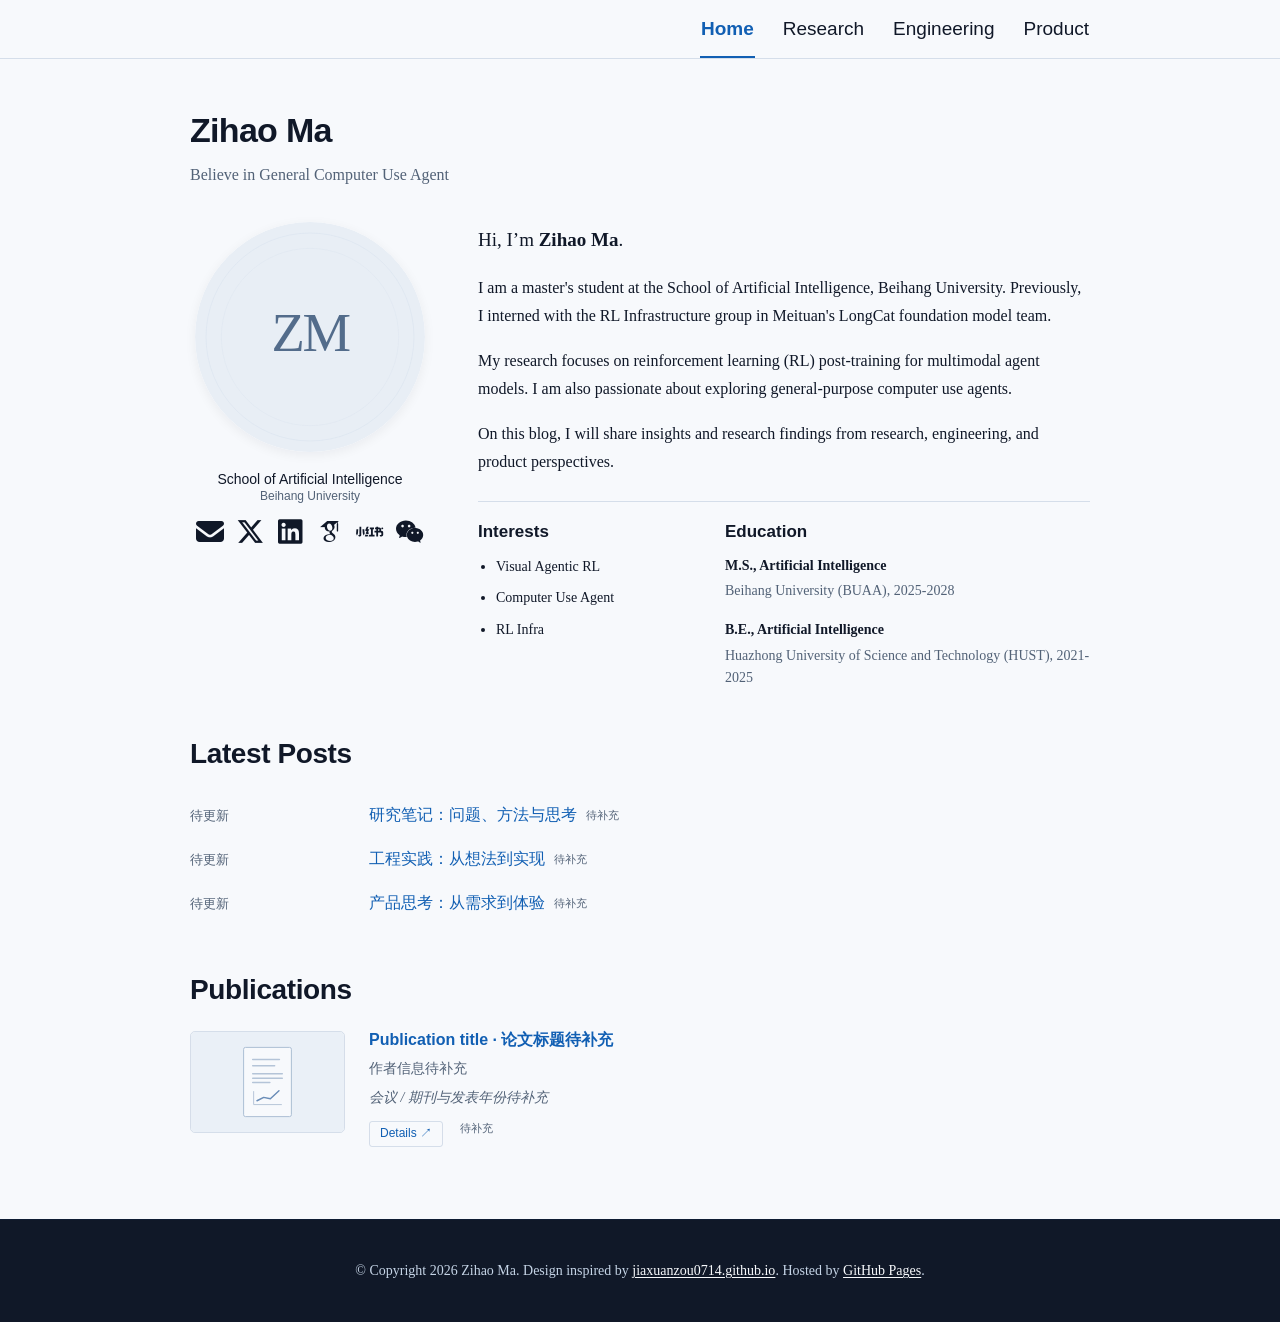
<file: index.html>
<!doctype html>
<html lang="zh-CN">
<head>
  <meta charset="utf-8">
  <meta name="viewport" content="width=device-width, initial-scale=1">
  <meta name="theme-color" content="#f7f9fc">
  <meta name="description" content="Zihao Ma 的个人主页：研究、工程、产品，以及最新文章与论文。">
  <meta name="author" content="Zihao Ma">
  <meta property="og:type" content="website">
  <meta property="og:title" content="Zihao Ma">
  <meta property="og:description" content="Zihao Ma 的个人主页：研究、工程、产品，以及最新文章与论文。">
  <title>Zihao Ma</title>
  <link rel="icon" href="assets/images/favicon.svg" type="image/svg+xml">
  <link rel="stylesheet" href="assets/css/main.css">
</head>
<body>
  <a class="skip-link" href="#main">跳转到正文</a>
  <header class="site-header">
    <nav class="container navigation" aria-label="Main navigation" lang="en">
      <ul><li><a href="index.html" aria-current="page">Home</a></li>
<li><a href="research/index.html">Research</a></li>
<li><a href="engineering/index.html">Engineering</a></li>
<li><a href="product/index.html">Product</a></li></ul>
    </nav>
  </header>
  <main id="main" class="container page" tabindex="-1">

    <header class="page-heading">
      <h1 lang="en">Zihao Ma</h1>
      <p class="tagline" lang="en">Believe in General Computer Use Agent</p>
    </header>
    <div class="intro">
      <aside class="profile" aria-label="个人信息与联系方式">
        <img class="avatar" src="assets/images/avatar.svg" alt="ZM initials; profile photo to be added" width="230" height="230" fetchpriority="high">
        <p class="affiliation" lang="en">
          <span class="affiliation-unit">School of Artificial Intelligence</span>
          <span class="affiliation-place">Beihang University</span>
        </p>
        <div class="contact-links" role="group" aria-label="社交与联系方式" lang="en"><a class="social-link" role="link" aria-disabled="true" tabindex="0" aria-label="Email — 链接待补充" title="Email — 链接待补充"><span class="icon icon-email" aria-hidden="true">&#xf0e0;</span></a><a class="social-link" role="link" aria-disabled="true" tabindex="0" aria-label="X — 链接待补充" title="X — 链接待补充"><span class="icon icon-x" aria-hidden="true">&#xe61b;</span></a><a class="social-link" role="link" aria-disabled="true" tabindex="0" aria-label="LinkedIn — 链接待补充" title="LinkedIn — 链接待补充"><span class="icon icon-linkedin" aria-hidden="true">&#xf08c;</span></a><a class="social-link" role="link" aria-disabled="true" tabindex="0" aria-label="Google Scholar — 链接待补充" title="Google Scholar — 链接待补充"><span class="icon icon-scholar" aria-hidden="true">&#xe9d4;</span></a><a class="social-link" role="link" aria-disabled="true" tabindex="0" aria-label="Xiaohongshu — 链接待补充" title="Xiaohongshu — 链接待补充"><svg class="icon" aria-hidden="true" focusable="false" viewBox="0 0 24 24" xmlns="http://www.w3.org/2000/svg"><title>Xiaohongshu</title><path d="M22.405 9.879c.002.016.01.02.07.019h.725a.797.797 0 0 0 .78-.972.794.794 0 0 0-.884-.618.795.795 0 0 0-.692.794c0 .101-.002.666.001.777zm-11.509 4.808c-.203.001-1.353.004-1.685.003a2.528 2.528 0 0 1-.766-.126.025.025 0 0 0-.03.014L7.7 16.127a.025.025 0 0 0 .01.032c.111.06.336.124.495.124.66.01 1.32.002 1.981 0 .01 0 .02-.006.023-.015l.712-1.545a.025.025 0 0 0-.024-.036zM.477 9.91c-.071 0-.076.002-.076.01a.834.834 0 0 0-.01.08c-.027.397-.038.495-.234 3.06-.012.24-.034.389-.135.607-.026.057-.033.042.003.112.046.092.681 1.523.787 1.74.008.015.011.02.017.02.008 0 .033-.026.047-.044.147-.187.268-.391.371-.606.306-.635.44-1.325.486-1.706.014-.11.021-.22.03-.33l.204-2.616.022-.293c.003-.029 0-.033-.03-.034zm7.203 3.757a1.427 1.427 0 0 1-.135-.607c-.004-.084-.031-.39-.235-3.06a.443.443 0 0 0-.01-.082c-.004-.011-.052-.008-.076-.008h-1.48c-.03.001-.034.005-.03.034l.021.293c.076.982.153 1.964.233 2.946.05.4.186 1.085.487 1.706.103.215.223.419.37.606.015.018.037.051.048.049.02-.003.742-1.642.804-1.765.036-.07.03-.055.003-.112zm3.861-.913h-.872a.126.126 0 0 1-.116-.178l1.178-2.625a.025.025 0 0 0-.023-.035l-1.318-.003a.148.148 0 0 1-.135-.21l.876-1.954a.025.025 0 0 0-.023-.035h-1.56c-.01 0-.02.006-.024.015l-.926 2.068c-.085.169-.314.634-.399.938a.534.534 0 0 0-.02.191.46.46 0 0 0 .23.378.981.981 0 0 0 .46.119h.59c.041 0-.688 1.482-.834 1.972a.53.53 0 0 0-.023.172.465.465 0 0 0 .23.398c.15.092.342.12.475.12l1.66-.001c.01 0 .02-.006.023-.015l.575-1.28a.025.025 0 0 0-.024-.035zm-6.93-4.937H3.1a.032.032 0 0 0-.034.033c0 1.048-.01 2.795-.01 6.829 0 .288-.269.262-.28.262h-.74c-.04.001-.044.004-.04.047.001.037.465 1.064.555 1.263.01.02.03.033.051.033.157.003.767.009.938-.014.153-.02.3-.06.438-.132.3-.156.49-.419.595-.765.052-.172.075-.353.075-.533.002-2.33 0-4.66-.007-6.991a.032.032 0 0 0-.032-.032zm11.784 6.896c0-.014-.01-.021-.024-.022h-1.465c-.048-.001-.049-.002-.05-.049v-4.66c0-.072-.005-.07.07-.07h.863c.08 0 .075.004.075-.074V8.393c0-.082.006-.076-.08-.076h-3.5c-.064 0-.075-.006-.075.073v1.445c0 .083-.006.077.08.077h.854c.075 0 .07-.004.07.07v4.624c0 .095.008.084-.085.084-.37 0-1.11-.002-1.304 0-.048.001-.06.03-.06.03l-.697 1.519s-.014.025-.008.036c.006.01.013.008.058.008 1.748.003 3.495.002 5.243.002.03-.001.034-.006.035-.033v-1.539zm4.177-3.43c0 .013-.007.023-.02.024-.346.006-.692.004-1.037.004-.014-.002-.022-.01-.022-.024-.005-.434-.007-.869-.01-1.303 0-.072-.006-.071.07-.07l.733-.003c.041 0 .081.002.12.015.093.025.16.107.165.204.006.431.002 1.153.001 1.153zm2.67.244a1.953 1.953 0 0 0-.883-.222h-.18c-.04-.001-.04-.003-.042-.04V10.21c0-.132-.007-.263-.025-.394a1.823 1.823 0 0 0-.153-.53 1.533 1.533 0 0 0-.677-.71 2.167 2.167 0 0 0-1-.258c-.153-.003-.567 0-.72 0-.07 0-.068.004-.068-.065V7.76c0-.031-.01-.041-.046-.039H17.93s-.016 0-.023.007c-.006.006-.008.012-.008.023v.546c-.008.036-.057.015-.082.022h-.95c-.022.002-.028.008-.03.032v1.481c0 .09-.004.082.082.082h.913c.082 0 .072.128.072.128V11.19s.003.117-.06.117h-1.482c-.068 0-.06.082-.06.082v1.445s-.01.068.064.068h1.457c.082 0 .076-.006.076.079v3.225c0 .088-.007.081.082.081h1.43c.09 0 .082.007.082-.08v-3.27c0-.029.006-.035.033-.035l2.323-.003c.098 0 .191.02.28.061a.46.46 0 0 1 .274.407c.008.395.003.79.003 1.185 0 .259-.107.367-.33.367h-1.218c-.023.002-.029.008-.028.033.184.437.374.871.57 1.303a.045.045 0 0 0 .04.026c.17.005.34.002.51.003.15-.002.517.004.666-.01a2.03 2.03 0 0 0 .408-.075c.59-.18.975-.698.976-1.313v-1.981c0-.128-.01-.254-.034-.38 0 .078-.029-.641-.724-.998z"/></svg></a><a class="social-link" role="link" aria-disabled="true" tabindex="0" aria-label="WeChat — 链接待补充" title="WeChat — 链接待补充"><svg class="icon" aria-hidden="true" focusable="false" viewBox="0 0 24 24" xmlns="http://www.w3.org/2000/svg"><title>WeChat</title><path d="M8.691 2.188C3.891 2.188 0 5.476 0 9.53c0 2.212 1.17 4.203 3.002 5.55a.59.59 0 0 1 .213.665l-.39 1.48c-.019.07-.048.141-.048.213 0 .163.13.295.29.295a.326.326 0 0 0 .167-.054l1.903-1.114a.864.864 0 0 1 .717-.098 10.16 10.16 0 0 0 2.837.403c.276 0 .543-.027.811-.05-.857-2.578.157-4.972 1.932-6.446 1.703-1.415 3.882-1.98 5.853-1.838-.576-3.583-4.196-6.348-8.596-6.348zM5.785 5.991c.642 0 1.162.529 1.162 1.18a1.17 1.17 0 0 1-1.162 1.178A1.17 1.17 0 0 1 4.623 7.17c0-.651.52-1.18 1.162-1.18zm5.813 0c.642 0 1.162.529 1.162 1.18a1.17 1.17 0 0 1-1.162 1.178 1.17 1.17 0 0 1-1.162-1.178c0-.651.52-1.18 1.162-1.18zm5.34 2.867c-1.797-.052-3.746.512-5.28 1.786-1.72 1.428-2.687 3.72-1.78 6.22.942 2.453 3.666 4.229 6.884 4.229.826 0 1.622-.12 2.361-.336a.722.722 0 0 1 .598.082l1.584.926a.272.272 0 0 0 .14.047c.134 0 .24-.111.24-.247 0-.06-.023-.12-.038-.177l-.327-1.233a.582.582 0 0 1-.023-.156.49.49 0 0 1 .201-.398C23.024 18.48 24 16.82 24 14.98c0-3.21-2.931-5.837-6.656-6.088V8.89c-.135-.01-.27-.027-.407-.03zm-2.53 3.274c.535 0 .969.44.969.982a.976.976 0 0 1-.969.983.976.976 0 0 1-.969-.983c0-.542.434-.982.97-.982zm4.844 0c.535 0 .969.44.969.982a.976.976 0 0 1-.969.983.976.976 0 0 1-.969-.983c0-.542.434-.982.969-.982z"/></svg></a></div>
      </aside>
      <div class="bio" lang="en">
        <p class="greeting" lang="en">Hi, I’m <strong>Zihao Ma</strong>.</p>
        <p>I am a master&#x27;s student at the School of Artificial Intelligence, Beihang University. Previously, I interned with the RL Infrastructure group in Meituan&#x27;s LongCat foundation model team.</p>
<p>My research focuses on reinforcement learning (RL) post-training for multimodal agent models. I am also passionate about exploring general-purpose computer use agents.</p>
<p>On this blog, I will share insights and research findings from research, engineering, and product perspectives.</p>
        <div class="bio-topics"><section aria-labelledby="interests-heading" lang="en">
          <h2 id="interests-heading">Interests</h2>
          <ul class="interests"><li>Visual Agentic RL</li><li>Computer Use Agent</li><li>RL Infra</li></ul>
        </section>
        <section aria-labelledby="education-heading" lang="en">
          <h2 id="education-heading">Education</h2>
          <ul class="education-list"><li><p class="education-degree">M.S., Artificial Intelligence</p><p class="education-institution">Beihang University (BUAA), 2025-2028</p></li><li><p class="education-degree">B.E., Artificial Intelligence</p><p class="education-institution">Huazhong University of Science and Technology (HUST), 2021-2025</p></li></ul>
        </section></div>
      </div>
    </div>
    <section class="content-section" aria-labelledby="latest-posts">
      <h2 id="latest-posts" lang="en">Latest Posts</h2>
      <ul class="posts-list"><li class="post-row"><span class="post-date">待更新</span><div><a href="posts/research-notes/index.html">研究笔记：问题、方法与思考</a><span class="placeholder-label">待补充</span></div></li>
<li class="post-row"><span class="post-date">待更新</span><div><a href="posts/engineering-notes/index.html">工程实践：从想法到实现</a><span class="placeholder-label">待补充</span></div></li>
<li class="post-row"><span class="post-date">待更新</span><div><a href="posts/product-notes/index.html">产品思考：从需求到体验</a><span class="placeholder-label">待补充</span></div></li></ul>
    </section>
    <section class="content-section" aria-labelledby="publications">
      <h2 id="publications" lang="en">Publications</h2>
      <ul class="publications-list"><li class="publication">
          <a href="publications/publication-placeholder/index.html" class="publication-preview" aria-label="Publication title · 论文标题待补充"><img src="assets/images/publication.svg" alt="Placeholder illustration of a research paper" width="320" height="208" loading="lazy"></a>
          <div>
            <h3><a href="publications/publication-placeholder/index.html">Publication title · 论文标题待补充</a></h3>
            <p>作者信息待补充</p>
            <p class="venue">会议 / 期刊与发表年份待补充</p>
            <div class="publication-links"><a href="publications/publication-placeholder/index.html" class="small-link">Details ↗</a><span class="placeholder-label">待补充</span></div>
          </div>
        </li></ul>
    </section>
  </main>
  <footer class="site-footer">
    <div class="container footer-inner" lang="en">
      <p>© Copyright 2026 Zihao Ma.
        Design inspired by <a href="https://jiaxuanzou0714.github.io/" target="_blank" rel="noopener noreferrer">jiaxuanzou0714.github.io</a>.
        Hosted by <a href="https://pages.github.com/" target="_blank" rel="noopener noreferrer">GitHub Pages</a>.</p>
    </div>
  </footer>
</body>
</html>
</file>
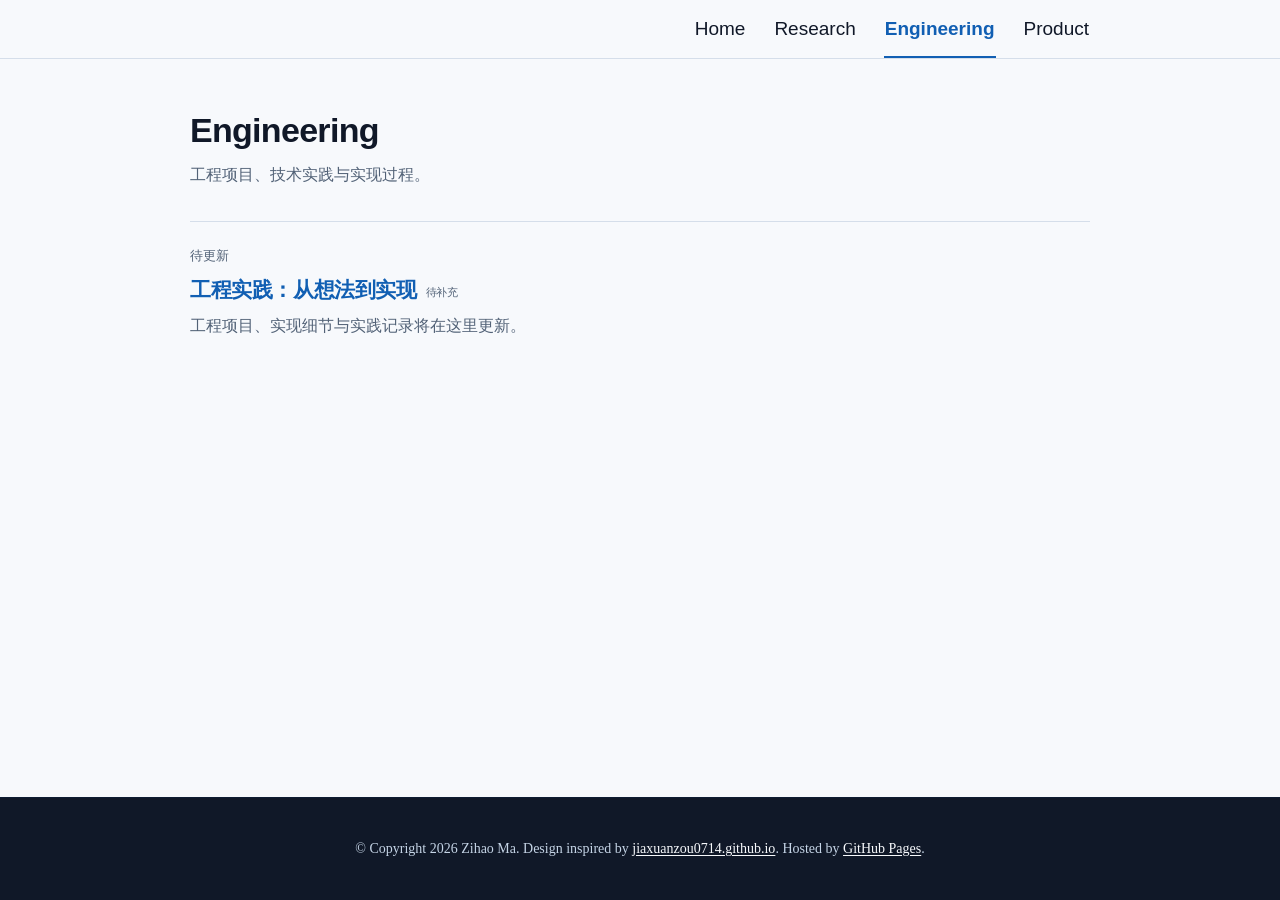
<file: engineering/index.html>
<!doctype html>
<html lang="zh-CN">
<head>
  <meta charset="utf-8">
  <meta name="viewport" content="width=device-width, initial-scale=1">
  <meta name="theme-color" content="#f7f9fc">
  <meta name="description" content="工程项目、技术实践与实现过程。">
  <meta name="author" content="Zihao Ma">
  <meta property="og:type" content="website">
  <meta property="og:title" content="Engineering | Zihao Ma">
  <meta property="og:description" content="工程项目、技术实践与实现过程。">
  <title>Engineering | Zihao Ma</title>
  <link rel="icon" href="../assets/images/favicon.svg" type="image/svg+xml">
  <link rel="stylesheet" href="../assets/css/main.css">
</head>
<body>
  <a class="skip-link" href="#main">跳转到正文</a>
  <header class="site-header">
    <nav class="container navigation" aria-label="Main navigation" lang="en">
      <ul><li><a href="../index.html">Home</a></li>
<li><a href="../research/index.html">Research</a></li>
<li><a href="index.html" aria-current="page">Engineering</a></li>
<li><a href="../product/index.html">Product</a></li></ul>
    </nav>
  </header>
  <main id="main" class="container page" tabindex="-1">

    <header class="page-heading">
      <h1 lang="en">Engineering</h1>
      <p class="tagline">工程项目、技术实践与实现过程。</p>
    </header>
    <ul class="category-list"><li class="category-item">
        <span class="post-date">待更新</span>
        <h2><a href="../posts/engineering-notes/index.html">工程实践：从想法到实现</a><span class="placeholder-label">待补充</span></h2>
        <p>工程项目、实现细节与实践记录将在这里更新。</p>
      </li></ul>
    
  </main>
  <footer class="site-footer">
    <div class="container footer-inner" lang="en">
      <p>© Copyright 2026 Zihao Ma.
        Design inspired by <a href="https://jiaxuanzou0714.github.io/" target="_blank" rel="noopener noreferrer">jiaxuanzou0714.github.io</a>.
        Hosted by <a href="https://pages.github.com/" target="_blank" rel="noopener noreferrer">GitHub Pages</a>.</p>
    </div>
  </footer>
</body>
</html>
</file>
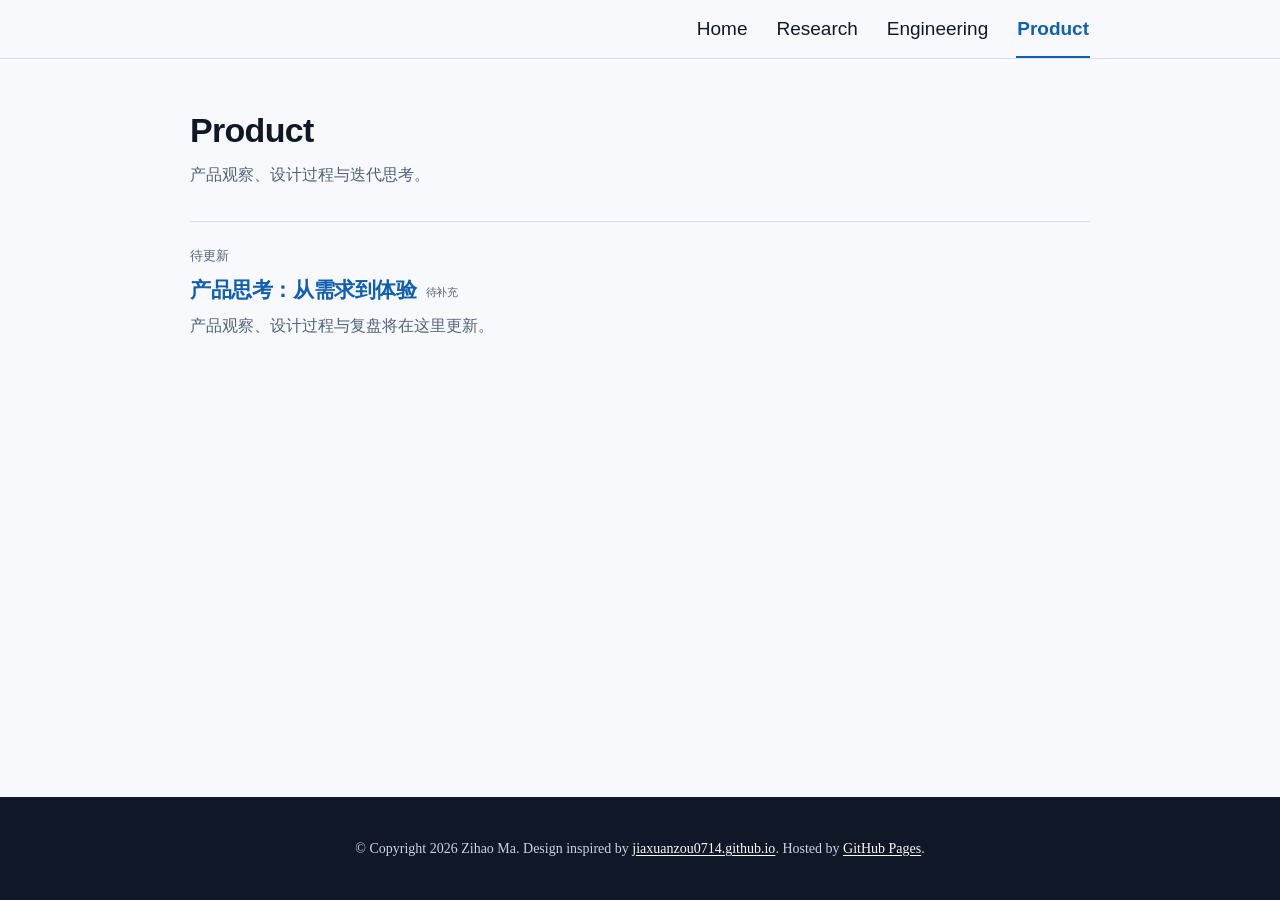
<file: product/index.html>
<!doctype html>
<html lang="zh-CN">
<head>
  <meta charset="utf-8">
  <meta name="viewport" content="width=device-width, initial-scale=1">
  <meta name="theme-color" content="#f7f9fc">
  <meta name="description" content="产品观察、设计过程与迭代思考。">
  <meta name="author" content="Zihao Ma">
  <meta property="og:type" content="website">
  <meta property="og:title" content="Product | Zihao Ma">
  <meta property="og:description" content="产品观察、设计过程与迭代思考。">
  <title>Product | Zihao Ma</title>
  <link rel="icon" href="../assets/images/favicon.svg" type="image/svg+xml">
  <link rel="stylesheet" href="../assets/css/main.css">
</head>
<body>
  <a class="skip-link" href="#main">跳转到正文</a>
  <header class="site-header">
    <nav class="container navigation" aria-label="Main navigation" lang="en">
      <ul><li><a href="../index.html">Home</a></li>
<li><a href="../research/index.html">Research</a></li>
<li><a href="../engineering/index.html">Engineering</a></li>
<li><a href="index.html" aria-current="page">Product</a></li></ul>
    </nav>
  </header>
  <main id="main" class="container page" tabindex="-1">

    <header class="page-heading">
      <h1 lang="en">Product</h1>
      <p class="tagline">产品观察、设计过程与迭代思考。</p>
    </header>
    <ul class="category-list"><li class="category-item">
        <span class="post-date">待更新</span>
        <h2><a href="../posts/product-notes/index.html">产品思考：从需求到体验</a><span class="placeholder-label">待补充</span></h2>
        <p>产品观察、设计过程与复盘将在这里更新。</p>
      </li></ul>
    
  </main>
  <footer class="site-footer">
    <div class="container footer-inner" lang="en">
      <p>© Copyright 2026 Zihao Ma.
        Design inspired by <a href="https://jiaxuanzou0714.github.io/" target="_blank" rel="noopener noreferrer">jiaxuanzou0714.github.io</a>.
        Hosted by <a href="https://pages.github.com/" target="_blank" rel="noopener noreferrer">GitHub Pages</a>.</p>
    </div>
  </footer>
</body>
</html>
</file>
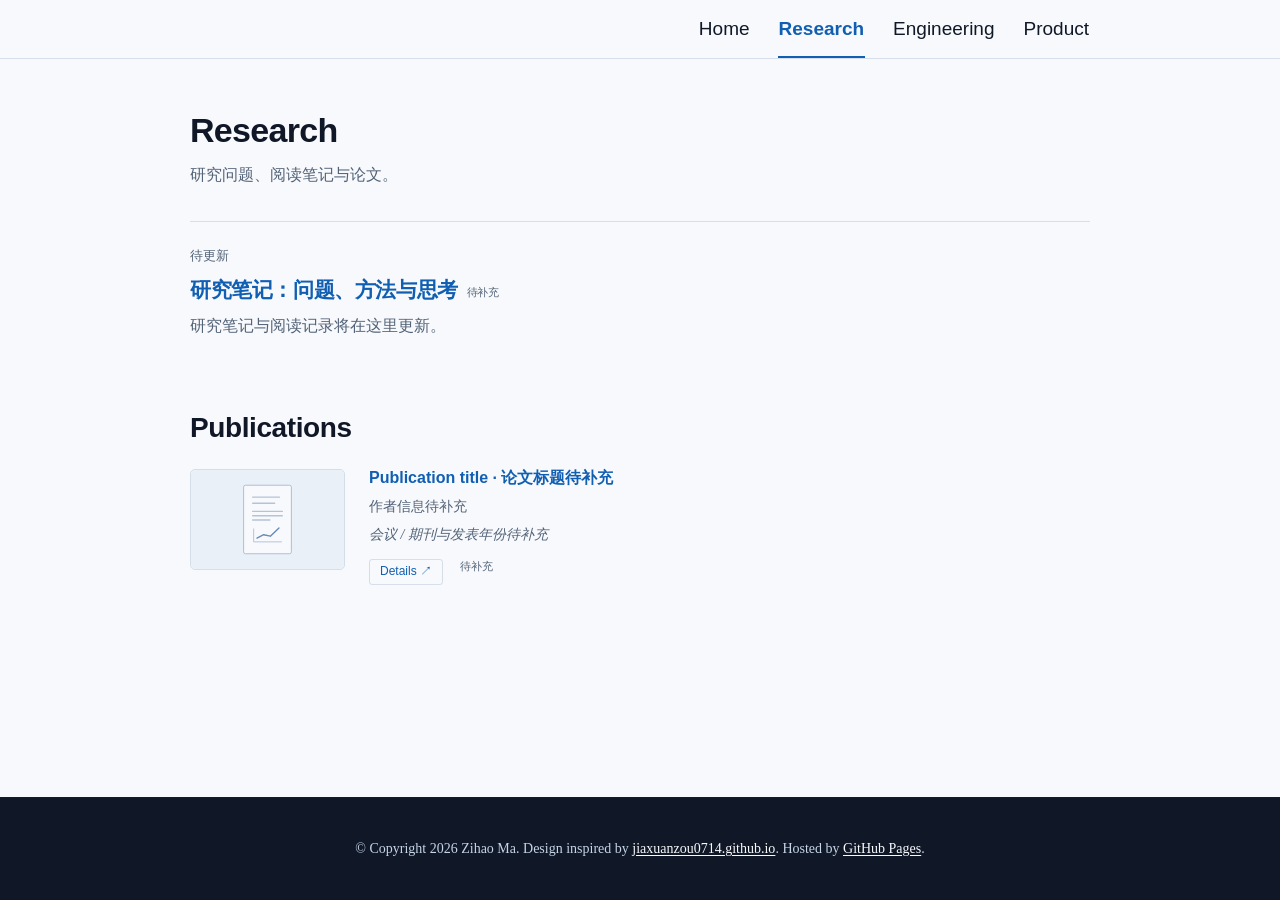
<file: research/index.html>
<!doctype html>
<html lang="zh-CN">
<head>
  <meta charset="utf-8">
  <meta name="viewport" content="width=device-width, initial-scale=1">
  <meta name="theme-color" content="#f7f9fc">
  <meta name="description" content="研究问题、阅读笔记与论文。">
  <meta name="author" content="Zihao Ma">
  <meta property="og:type" content="website">
  <meta property="og:title" content="Research | Zihao Ma">
  <meta property="og:description" content="研究问题、阅读笔记与论文。">
  <title>Research | Zihao Ma</title>
  <link rel="icon" href="../assets/images/favicon.svg" type="image/svg+xml">
  <link rel="stylesheet" href="../assets/css/main.css">
</head>
<body>
  <a class="skip-link" href="#main">跳转到正文</a>
  <header class="site-header">
    <nav class="container navigation" aria-label="Main navigation" lang="en">
      <ul><li><a href="../index.html">Home</a></li>
<li><a href="index.html" aria-current="page">Research</a></li>
<li><a href="../engineering/index.html">Engineering</a></li>
<li><a href="../product/index.html">Product</a></li></ul>
    </nav>
  </header>
  <main id="main" class="container page" tabindex="-1">

    <header class="page-heading">
      <h1 lang="en">Research</h1>
      <p class="tagline">研究问题、阅读笔记与论文。</p>
    </header>
    <ul class="category-list"><li class="category-item">
        <span class="post-date">待更新</span>
        <h2><a href="../posts/research-notes/index.html">研究笔记：问题、方法与思考</a><span class="placeholder-label">待补充</span></h2>
        <p>研究笔记与阅读记录将在这里更新。</p>
      </li></ul>
    <section class="content-section" aria-labelledby="publications"><h2 id="publications" lang="en">Publications</h2><ul class="publications-list"><li class="publication">
          <a href="../publications/publication-placeholder/index.html" class="publication-preview" aria-label="Publication title · 论文标题待补充"><img src="../assets/images/publication.svg" alt="Placeholder illustration of a research paper" width="320" height="208" loading="lazy"></a>
          <div>
            <h3><a href="../publications/publication-placeholder/index.html">Publication title · 论文标题待补充</a></h3>
            <p>作者信息待补充</p>
            <p class="venue">会议 / 期刊与发表年份待补充</p>
            <div class="publication-links"><a href="../publications/publication-placeholder/index.html" class="small-link">Details ↗</a><span class="placeholder-label">待补充</span></div>
          </div>
        </li></ul></section>
  </main>
  <footer class="site-footer">
    <div class="container footer-inner" lang="en">
      <p>© Copyright 2026 Zihao Ma.
        Design inspired by <a href="https://jiaxuanzou0714.github.io/" target="_blank" rel="noopener noreferrer">jiaxuanzou0714.github.io</a>.
        Hosted by <a href="https://pages.github.com/" target="_blank" rel="noopener noreferrer">GitHub Pages</a>.</p>
    </div>
  </footer>
</body>
</html>
</file>
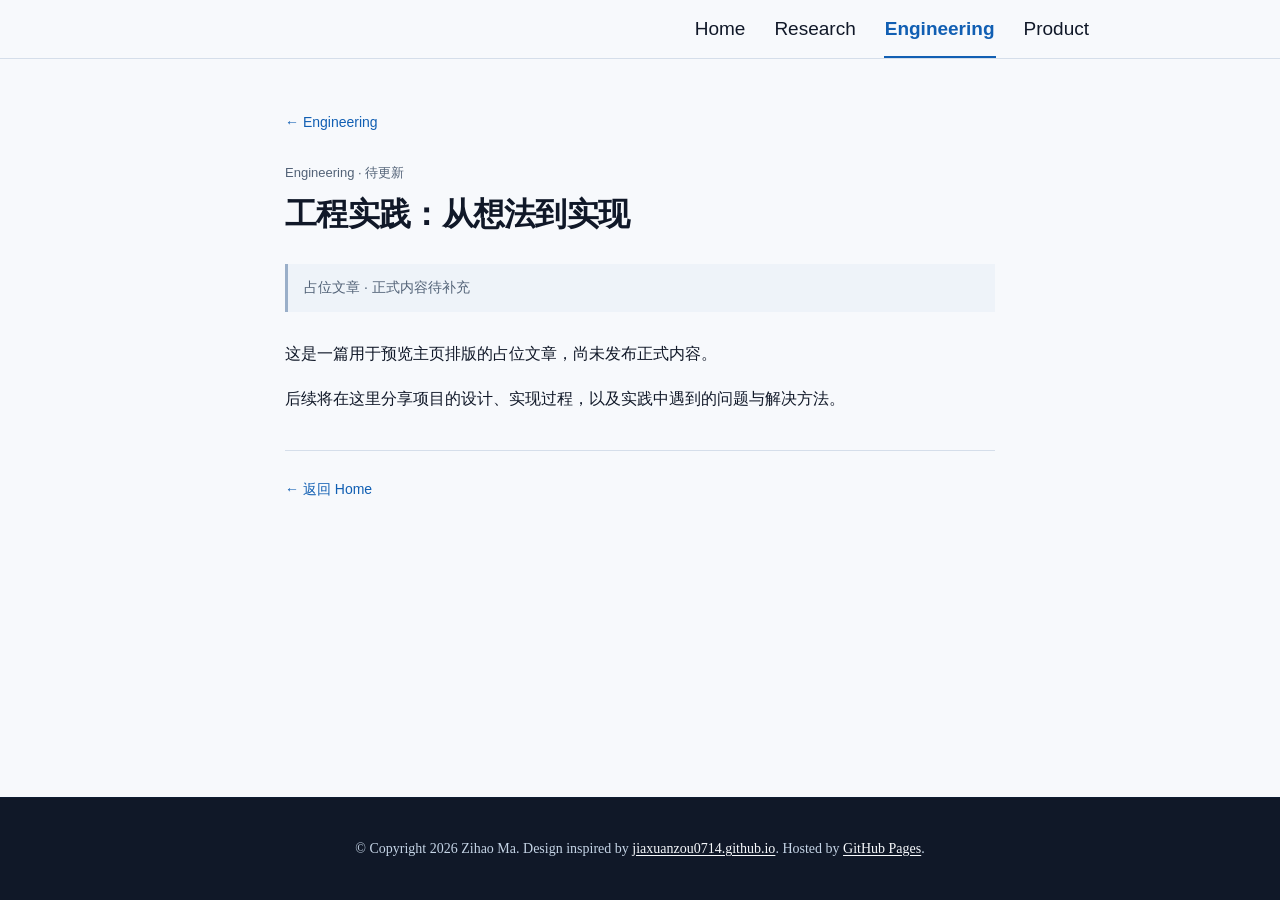
<file: posts/engineering-notes/index.html>
<!doctype html>
<html lang="zh-CN">
<head>
  <meta charset="utf-8">
  <meta name="viewport" content="width=device-width, initial-scale=1">
  <meta name="theme-color" content="#f7f9fc">
  <meta name="description" content="工程项目、实现细节与实践记录将在这里更新。">
  <meta name="author" content="Zihao Ma">
  <meta property="og:type" content="website">
  <meta property="og:title" content="工程实践：从想法到实现 | Zihao Ma">
  <meta property="og:description" content="工程项目、实现细节与实践记录将在这里更新。">
  <title>工程实践：从想法到实现 | Zihao Ma</title>
  <link rel="icon" href="../../assets/images/favicon.svg" type="image/svg+xml">
  <link rel="stylesheet" href="../../assets/css/main.css">
</head>
<body>
  <a class="skip-link" href="#main">跳转到正文</a>
  <header class="site-header">
    <nav class="container navigation" aria-label="Main navigation" lang="en">
      <ul><li><a href="../../index.html">Home</a></li>
<li><a href="../../research/index.html">Research</a></li>
<li><a href="../../engineering/index.html" aria-current="page">Engineering</a></li>
<li><a href="../../product/index.html">Product</a></li></ul>
    </nav>
  </header>
  <main id="main" class="container page" tabindex="-1">

    <article class="article">
      <a href="../../engineering/index.html" class="back-link">← Engineering</a>
      <header class="article-heading">
        <div class="article-meta">Engineering · <span class="post-date">待更新</span></div>
        <h1>工程实践：从想法到实现</h1>
      </header>
      <p class="draft-notice">占位文章 · 正式内容待补充</p>
      <div class="article-body"><p>这是一篇用于预览主页排版的占位文章，尚未发布正式内容。</p>
<p>后续将在这里分享项目的设计、实现过程，以及实践中遇到的问题与解决方法。</p></div>
      <hr class="article-divider">
      <a href="../../index.html" class="back-link">← 返回 Home</a>
    </article>
  </main>
  <footer class="site-footer">
    <div class="container footer-inner" lang="en">
      <p>© Copyright 2026 Zihao Ma.
        Design inspired by <a href="https://jiaxuanzou0714.github.io/" target="_blank" rel="noopener noreferrer">jiaxuanzou0714.github.io</a>.
        Hosted by <a href="https://pages.github.com/" target="_blank" rel="noopener noreferrer">GitHub Pages</a>.</p>
    </div>
  </footer>
</body>
</html>
</file>
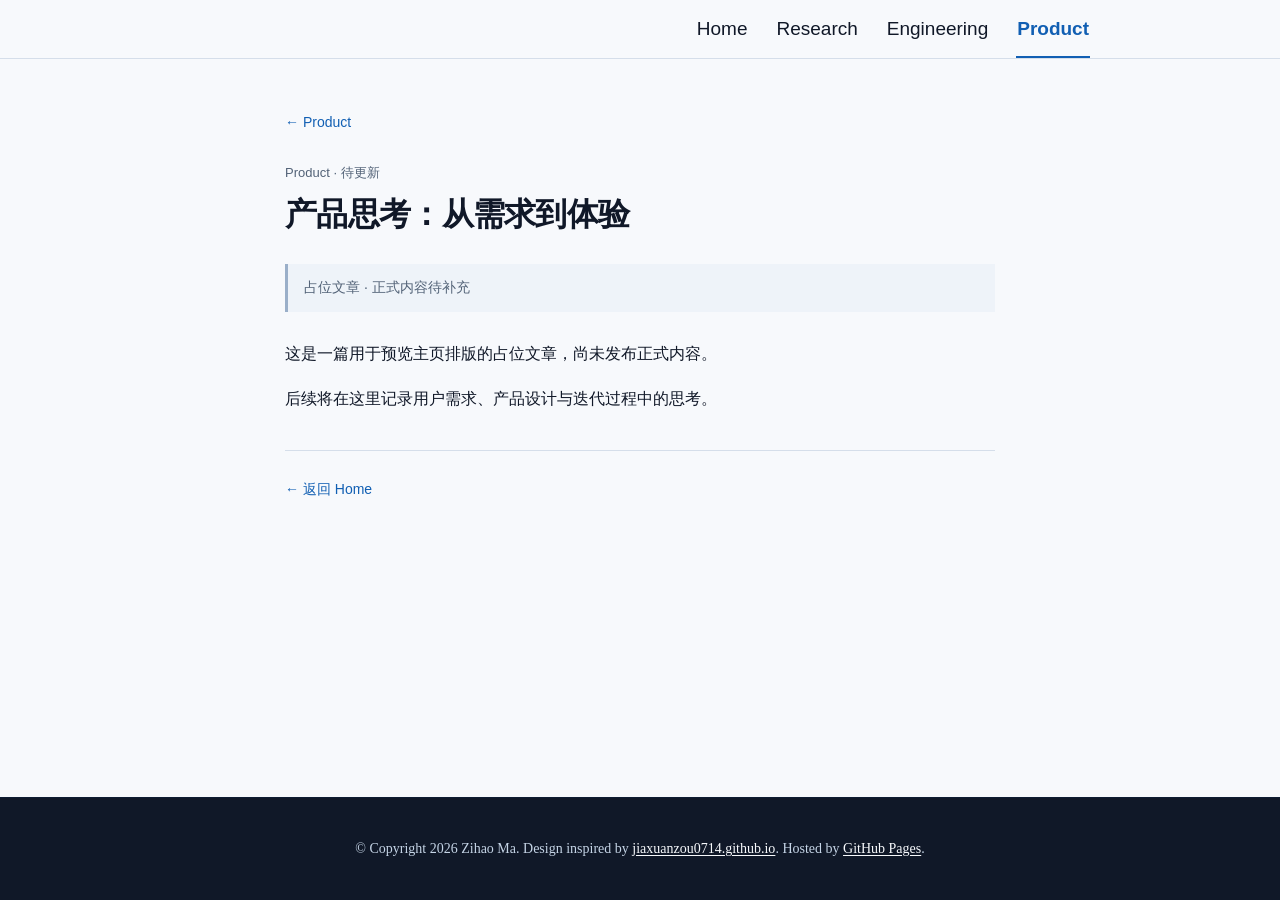
<file: posts/product-notes/index.html>
<!doctype html>
<html lang="zh-CN">
<head>
  <meta charset="utf-8">
  <meta name="viewport" content="width=device-width, initial-scale=1">
  <meta name="theme-color" content="#f7f9fc">
  <meta name="description" content="产品观察、设计过程与复盘将在这里更新。">
  <meta name="author" content="Zihao Ma">
  <meta property="og:type" content="website">
  <meta property="og:title" content="产品思考：从需求到体验 | Zihao Ma">
  <meta property="og:description" content="产品观察、设计过程与复盘将在这里更新。">
  <title>产品思考：从需求到体验 | Zihao Ma</title>
  <link rel="icon" href="../../assets/images/favicon.svg" type="image/svg+xml">
  <link rel="stylesheet" href="../../assets/css/main.css">
</head>
<body>
  <a class="skip-link" href="#main">跳转到正文</a>
  <header class="site-header">
    <nav class="container navigation" aria-label="Main navigation" lang="en">
      <ul><li><a href="../../index.html">Home</a></li>
<li><a href="../../research/index.html">Research</a></li>
<li><a href="../../engineering/index.html">Engineering</a></li>
<li><a href="../../product/index.html" aria-current="page">Product</a></li></ul>
    </nav>
  </header>
  <main id="main" class="container page" tabindex="-1">

    <article class="article">
      <a href="../../product/index.html" class="back-link">← Product</a>
      <header class="article-heading">
        <div class="article-meta">Product · <span class="post-date">待更新</span></div>
        <h1>产品思考：从需求到体验</h1>
      </header>
      <p class="draft-notice">占位文章 · 正式内容待补充</p>
      <div class="article-body"><p>这是一篇用于预览主页排版的占位文章，尚未发布正式内容。</p>
<p>后续将在这里记录用户需求、产品设计与迭代过程中的思考。</p></div>
      <hr class="article-divider">
      <a href="../../index.html" class="back-link">← 返回 Home</a>
    </article>
  </main>
  <footer class="site-footer">
    <div class="container footer-inner" lang="en">
      <p>© Copyright 2026 Zihao Ma.
        Design inspired by <a href="https://jiaxuanzou0714.github.io/" target="_blank" rel="noopener noreferrer">jiaxuanzou0714.github.io</a>.
        Hosted by <a href="https://pages.github.com/" target="_blank" rel="noopener noreferrer">GitHub Pages</a>.</p>
    </div>
  </footer>
</body>
</html>
</file>
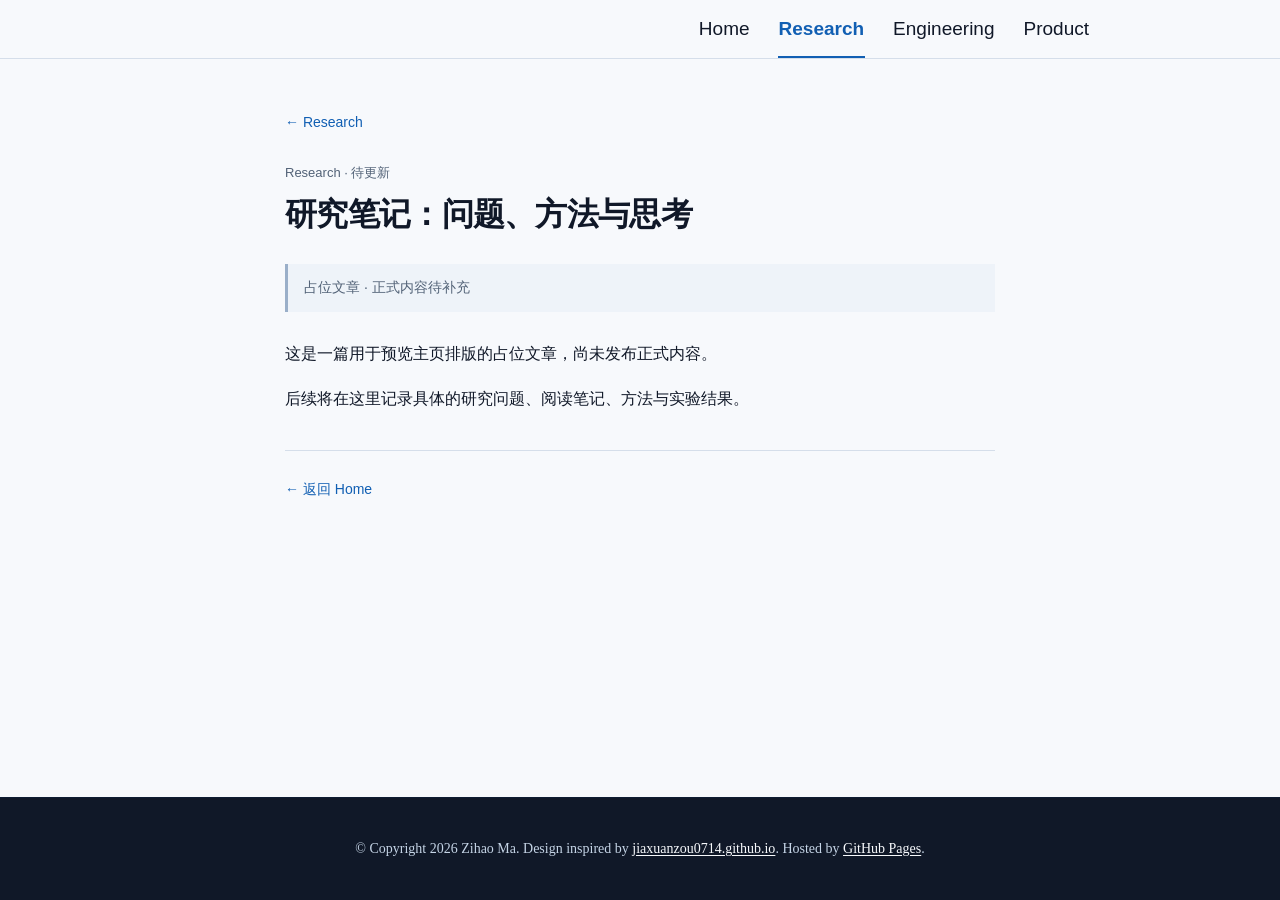
<file: posts/research-notes/index.html>
<!doctype html>
<html lang="zh-CN">
<head>
  <meta charset="utf-8">
  <meta name="viewport" content="width=device-width, initial-scale=1">
  <meta name="theme-color" content="#f7f9fc">
  <meta name="description" content="研究笔记与阅读记录将在这里更新。">
  <meta name="author" content="Zihao Ma">
  <meta property="og:type" content="website">
  <meta property="og:title" content="研究笔记：问题、方法与思考 | Zihao Ma">
  <meta property="og:description" content="研究笔记与阅读记录将在这里更新。">
  <title>研究笔记：问题、方法与思考 | Zihao Ma</title>
  <link rel="icon" href="../../assets/images/favicon.svg" type="image/svg+xml">
  <link rel="stylesheet" href="../../assets/css/main.css">
</head>
<body>
  <a class="skip-link" href="#main">跳转到正文</a>
  <header class="site-header">
    <nav class="container navigation" aria-label="Main navigation" lang="en">
      <ul><li><a href="../../index.html">Home</a></li>
<li><a href="../../research/index.html" aria-current="page">Research</a></li>
<li><a href="../../engineering/index.html">Engineering</a></li>
<li><a href="../../product/index.html">Product</a></li></ul>
    </nav>
  </header>
  <main id="main" class="container page" tabindex="-1">

    <article class="article">
      <a href="../../research/index.html" class="back-link">← Research</a>
      <header class="article-heading">
        <div class="article-meta">Research · <span class="post-date">待更新</span></div>
        <h1>研究笔记：问题、方法与思考</h1>
      </header>
      <p class="draft-notice">占位文章 · 正式内容待补充</p>
      <div class="article-body"><p>这是一篇用于预览主页排版的占位文章，尚未发布正式内容。</p>
<p>后续将在这里记录具体的研究问题、阅读笔记、方法与实验结果。</p></div>
      <hr class="article-divider">
      <a href="../../index.html" class="back-link">← 返回 Home</a>
    </article>
  </main>
  <footer class="site-footer">
    <div class="container footer-inner" lang="en">
      <p>© Copyright 2026 Zihao Ma.
        Design inspired by <a href="https://jiaxuanzou0714.github.io/" target="_blank" rel="noopener noreferrer">jiaxuanzou0714.github.io</a>.
        Hosted by <a href="https://pages.github.com/" target="_blank" rel="noopener noreferrer">GitHub Pages</a>.</p>
    </div>
  </footer>
</body>
</html>
</file>
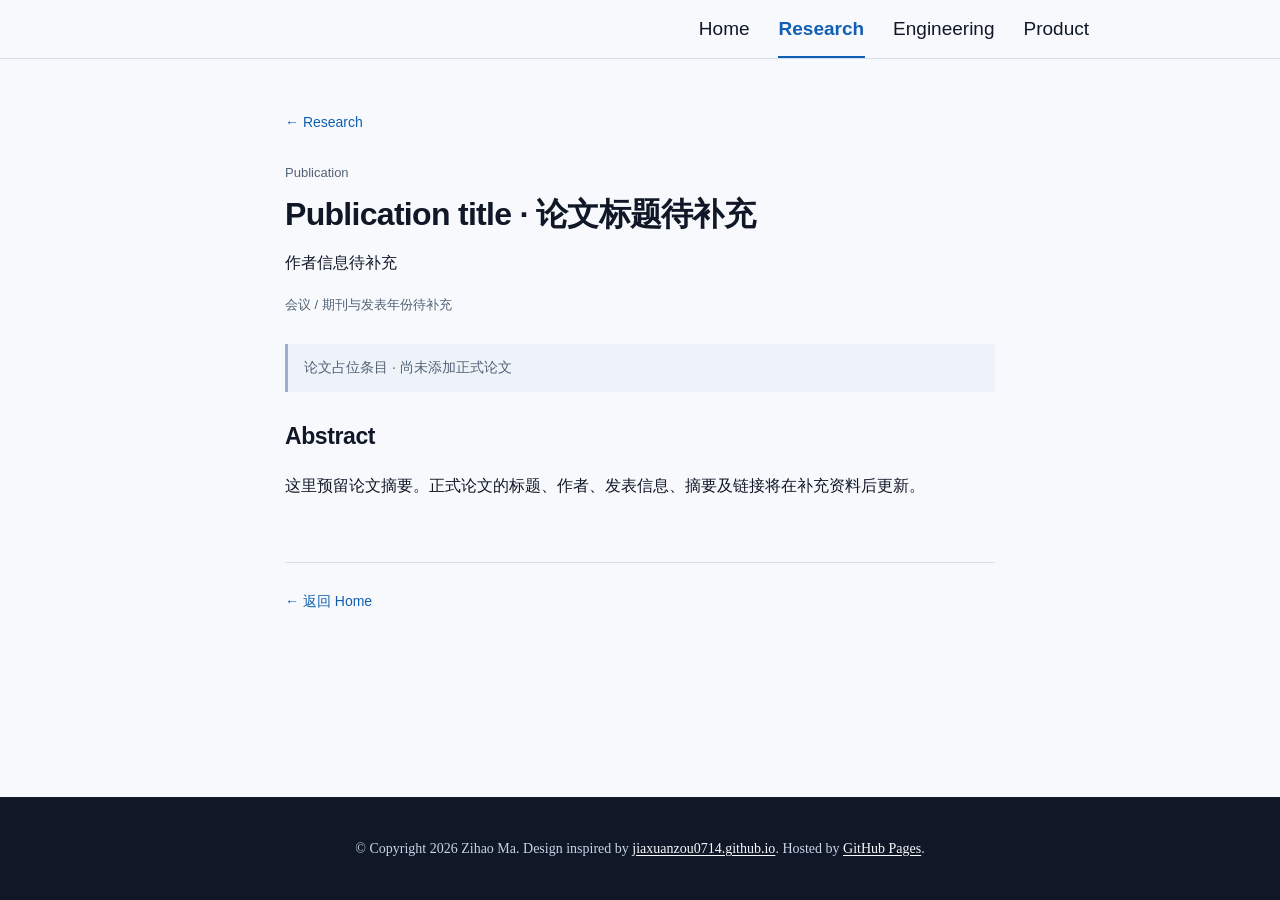
<file: publications/publication-placeholder/index.html>
<!doctype html>
<html lang="zh-CN">
<head>
  <meta charset="utf-8">
  <meta name="viewport" content="width=device-width, initial-scale=1">
  <meta name="theme-color" content="#f7f9fc">
  <meta name="description" content="这里预留论文摘要。正式论文的标题、作者、发表信息、摘要及链接将在补充资料后更新。">
  <meta name="author" content="Zihao Ma">
  <meta property="og:type" content="website">
  <meta property="og:title" content="Publication title · 论文标题待补充 | Zihao Ma">
  <meta property="og:description" content="这里预留论文摘要。正式论文的标题、作者、发表信息、摘要及链接将在补充资料后更新。">
  <title>Publication title · 论文标题待补充 | Zihao Ma</title>
  <link rel="icon" href="../../assets/images/favicon.svg" type="image/svg+xml">
  <link rel="stylesheet" href="../../assets/css/main.css">
</head>
<body>
  <a class="skip-link" href="#main">跳转到正文</a>
  <header class="site-header">
    <nav class="container navigation" aria-label="Main navigation" lang="en">
      <ul><li><a href="../../index.html">Home</a></li>
<li><a href="../../research/index.html" aria-current="page">Research</a></li>
<li><a href="../../engineering/index.html">Engineering</a></li>
<li><a href="../../product/index.html">Product</a></li></ul>
    </nav>
  </header>
  <main id="main" class="container page" tabindex="-1">

    <article class="article">
      <a href="../../research/index.html" class="back-link">← Research</a>
      <header class="article-heading">
        <div class="article-meta" lang="en">Publication</div>
        <h1>Publication title · 论文标题待补充</h1>
        <p>作者信息待补充</p>
        <p class="article-meta">会议 / 期刊与发表年份待补充</p>
      </header>
      <p class="draft-notice">论文占位条目 · 尚未添加正式论文</p>
      <div class="article-body">
        <h2 lang="en">Abstract</h2>
        <p>这里预留论文摘要。正式论文的标题、作者、发表信息、摘要及链接将在补充资料后更新。</p>
      </div>
      <div class="publication-links article-resource-links"></div>
      
      <hr class="article-divider">
      <a href="../../index.html" class="back-link">← 返回 Home</a>
    </article>
  </main>
  <footer class="site-footer">
    <div class="container footer-inner" lang="en">
      <p>© Copyright 2026 Zihao Ma.
        Design inspired by <a href="https://jiaxuanzou0714.github.io/" target="_blank" rel="noopener noreferrer">jiaxuanzou0714.github.io</a>.
        Hosted by <a href="https://pages.github.com/" target="_blank" rel="noopener noreferrer">GitHub Pages</a>.</p>
    </div>
  </footer>
</body>
</html>
</file>
<file: assets/css/main.css>
/* Palette and typographic proportions inspired by jiaxuanzou0714.github.io. */
@font-face {
  font-family: "Social Brands";
  src: url("../fonts/social-brands.woff2") format("woff2");
  font-style: normal;
  font-weight: 400;
  font-display: block;
}
@font-face {
  font-family: "Social Solid";
  src: url("../fonts/social-solid.woff2") format("woff2");
  font-style: normal;
  font-weight: 900;
  font-display: block;
}
@font-face {
  font-family: "Social Academicons";
  src: url("../fonts/social-academicons.woff2") format("woff2");
  font-style: normal;
  font-weight: 400;
  font-display: block;
}
:root {
  color-scheme: light;
  --background: #f7f9fc;
  --text: #101828;
  --muted: #526277;
  --link: #115fb3;
  --link-hover: #0a4f9c;
  --divider: rgba(10, 58, 122, 0.14);
  --serif: Lora, Georgia, "Songti SC", STSong, SimSun, serif;
  --sans: Poppins, -apple-system, BlinkMacSystemFont, "Segoe UI", "PingFang SC", "Microsoft YaHei", sans-serif;
}

* { box-sizing: border-box; }
html { scroll-padding-top: 88px; }
body {
  margin: 0;
  min-height: 100vh;
  display: flex;
  flex-direction: column;
  background: var(--background);
  color: var(--text);
  font: 16px/1.75 var(--serif);
  -webkit-font-smoothing: antialiased;
  text-rendering: optimizeLegibility;
}
::selection { background: #dbe9fa; }
a { color: var(--link); text-decoration: none; text-underline-offset: 4px; }
a:hover { color: var(--link-hover); text-decoration: underline; }
a:focus-visible, summary:focus-visible {
  outline: 2px solid var(--link);
  outline-offset: 5px;
  border-radius: 2px;
}
img { display: block; max-width: 100%; height: auto; }
svg { display: block; }
p { margin: 0 0 17px; }
h1, h2, h3 {
  font-family: var(--sans);
  line-height: 1.3;
  color: var(--text);
  text-wrap: balance;
}
h1 { margin: 0 0 9px; font-size: 34px; font-weight: 700; letter-spacing: -0.7px; }
h2 { margin: 0 0 20px; font-size: 28px; font-weight: 600; letter-spacing: -0.4px; }
h3 { margin: 0 0 9px; font-size: 17px; font-weight: 600; }
.container { width: 100%; max-width: 930px; padding-inline: 15px; margin-inline: auto; }
.skip-link {
  position: fixed;
  top: -80px;
  left: 16px;
  z-index: 10;
  padding: 8px 15px;
  background: var(--text);
  color: white;
  font-family: var(--sans);
}
.skip-link:focus { top: 8px; }
.site-header {
  position: sticky;
  top: 0;
  z-index: 5;
  border-bottom: 1px solid var(--divider);
  background: var(--background);
}
.navigation { display: flex; justify-content: flex-end; }
.navigation ul { display: flex; gap: 27px; list-style: none; padding: 0; margin: 0; }
.navigation a {
  display: flex;
  align-items: center;
  min-height: 58px;
  padding: 3px 1px 0;
  color: var(--text);
  font: 19px/1.5 var(--sans);
  border-bottom: 2px solid transparent;
  transition: color 150ms ease, border-color 150ms ease;
}
.navigation a:hover { color: var(--link); text-decoration: none; }
.navigation a[aria-current="page"] { color: var(--link); font-weight: 600; border-bottom-color: var(--link); }
.page { flex: 1; padding-top: 49px; padding-bottom: 72px; }
.page-heading { margin-bottom: 32px; }
.tagline { margin: 0; color: var(--muted); font-size: 16px; }
.intro { display: grid; grid-template-columns: 240px minmax(0, 1fr); gap: 48px; align-items: start; }
.profile { text-align: center; }
.avatar {
  width: 230px;
  height: 230px;
  margin: 1px auto 19px;
  border-radius: 50%;
  object-fit: cover;
  box-shadow: 0 3px 12px rgba(16, 24, 40, 0.06);
}
.affiliation { margin: 0; font-family: var(--sans); line-height: 1.25; }
.affiliation-unit { display: block; color: var(--text); font-size: 14px; font-weight: 500; }
.affiliation-place { display: block; color: var(--muted); font-size: 12px; }
.contact-links {
  display: flex;
  align-items: center;
  justify-content: center;
  flex-wrap: wrap;
  gap: 0.35rem 0.65rem;
  margin-top: 0.85rem;
  font-size: 28px;
  line-height: 1;
}
.social-link {
  display: inline-flex;
  align-items: center;
  justify-content: center;
  min-width: 1.85rem;
  min-height: 1.85rem;
  color: var(--text);
  transition: color 150ms ease;
}
.social-link:hover { color: var(--link); text-decoration: none; }
.social-link[aria-disabled="true"] { cursor: default; }
.icon { display: block; flex-shrink: 0; line-height: 1; }
.icon-email { font-family: "Social Solid"; font-weight: 900; }
.icon-x, .icon-linkedin { font-family: "Social Brands"; font-weight: 400; }
.icon-scholar { font-family: "Social Academicons"; font-weight: 400; }
svg.icon { width: 1.7rem; height: 1.7rem; fill: currentColor; }
.bio { padding-top: 2px; overflow-wrap: anywhere; }
.greeting { margin-bottom: 18px; font-size: 19px; }
.bio-note { color: var(--muted); font-size: 14px; }
.bio-topics {
  display: grid;
  grid-template-columns: minmax(0, 0.9fr) minmax(0, 1.5fr);
  gap: 28px;
  margin-top: 25px;
  padding-top: 19px;
  border-top: 1px solid var(--divider);
}
.bio-topics > section { min-width: 0; }
.bio-topics h2 { font-size: 17px; margin-bottom: 11px; letter-spacing: 0; }
.interests { padding-left: 18px; margin: 0; font-size: 14px; }
.interests li + li { margin-top: 7px; }
.education-list { list-style: none; padding: 0; margin: 0; }
.education-list li + li { margin-top: 17px; }
.education-list p { margin: 0; font-size: 14px; line-height: 1.6; }
.education-list .education-degree { margin-bottom: 3px; font-weight: 600; }
.education-institution { color: var(--muted); }
.content-section { margin-top: 47px; }
.posts-list, .publications-list, .category-list { list-style: none; margin: 0; padding: 0; }
.post-row { display: grid; grid-template-columns: 155px minmax(0, 1fr); gap: 24px; padding: 8px 0; align-items: baseline; }
.post-date { color: var(--muted); font: 13px/1.7 var(--sans); font-variant-numeric: tabular-nums; }
.post-row a { font-size: 16px; }
.placeholder-label { display: inline-block; margin-left: 9px; font: 11px/1.4 var(--sans); color: var(--muted); white-space: nowrap; vertical-align: 1px; }
.publication { display: grid; grid-template-columns: 155px minmax(0, 1fr); gap: 24px; margin-bottom: 28px; }
.publication:last-child { margin-bottom: 0; }
.publication-preview { display: block; align-self: start; margin-top: 3px; border: 1px solid var(--divider); border-radius: 5px; overflow: hidden; }
.publication-preview img { width: 100%; aspect-ratio: 20/13; object-fit: cover; }
.publication h3 { line-height: 1.5; margin-bottom: 5px; font-size: 16px; }
.publication p { margin: 0 0 4px; font-size: 14px; color: var(--muted); }
.publication .venue { font-style: italic; }
.publication-links { display: flex; flex-wrap: wrap; align-items: start; gap: 8px; margin-top: 11px; }
.small-link { display: inline-block; padding: 2px 10px; border: 1px solid var(--divider); border-radius: 3px; font: 12px/1.65 var(--sans); }
.small-link:hover { border-color: var(--link); text-decoration: none; }
.site-footer {
  border-top: 1px solid var(--divider);
  padding-block: 40px;
  background: #101828;
  color: #c5d4e6;
}
.footer-inner { text-align: center; font: 14px/1.6 var(--serif); overflow-wrap: anywhere; }
.footer-inner p { margin: 0; }
.footer-inner a {
  color: #f7f9fc;
  text-decoration: underline;
  text-decoration-thickness: 0.08em;
  text-underline-offset: 0.16em;
}
.footer-inner a:hover { color: #7af0e6; text-decoration-thickness: 0.12em; }
.footer-inner a:focus-visible { outline-color: #7af0e6; }
.category-intro { max-width: 630px; margin-bottom: 39px; }
.category-item { padding: 23px 0; border-top: 1px solid var(--divider); }
.category-item .post-date { display: block; margin-bottom: 9px; }
.category-item h2 { font-size: 21px; margin: 0 0 8px; }
.category-item p { color: var(--muted); margin: 0; }
.back-link { display: inline-block; margin-bottom: 29px; font: 14px/1.6 var(--sans); }
.article { max-width: 710px; margin-inline: auto; overflow-wrap: anywhere; }
.article-heading { margin-bottom: 28px; }
.article-heading h1 { font-size: 32px; margin: 10px 0 13px; }
.article-meta { color: var(--muted); font: 13px/1.7 var(--sans); }
.draft-notice { padding: 12px 16px; margin: 25px 0; border-left: 3px solid #9aafc9; background: #eef3f9; font: 14px/1.7 var(--sans); color: var(--muted); }
.article-body { margin-top: 28px; }
.article-body h2 { margin-top: 30px; font-size: 23px; }
.article-divider { border: 0; border-top: 1px solid var(--divider); margin: 37px 0 24px; }
.article-resource-links { margin: 25px 0; }
.bibtex { margin-top: 25px; }
.bibtex summary { cursor: pointer; color: var(--link); font-family: var(--sans); }
.bibtex pre { padding: 18px; background: #eef3f9; overflow-x: auto; font-size: 13px; white-space: pre-wrap; }
.empty-note { color: var(--muted); }

@media (max-width: 700px) {
  .container { padding-inline: 24px; }
  .navigation ul { gap: 24px; }
  .page { padding-top: 35px; padding-bottom: 52px; }
  .intro { grid-template-columns: 185px minmax(0, 1fr); gap: 28px; }
  .avatar { width: 178px; height: 178px; }
  .post-row, .publication { grid-template-columns: 125px minmax(0, 1fr); gap: 20px; }
}

@media (max-width: 540px) {
  .navigation { justify-content: center; }
  .navigation ul { width: 100%; justify-content: space-between; gap: 6px; }
  .navigation a { min-height: 57px; font-size: 15px; }
  h1 { font-size: 31px; }
  h2 { font-size: 25px; }
  .page-heading { margin-bottom: 27px; }
  .tagline { font-size: 14px; }
  .intro { grid-template-columns: minmax(0, 1fr); gap: 30px; }
  .profile { padding-bottom: 26px; border-bottom: 1px solid var(--divider); }
  .avatar { width: 192px; height: 192px; margin-bottom: 15px; }
  .bio { padding-top: 0; }
  .greeting { font-size: 18px; }
  .content-section { margin-top: 38px; }
  .post-row { grid-template-columns: minmax(0, 1fr); gap: 1px; padding: 10px 0; }
  .post-date { font-size: 12px; }
  .publication { grid-template-columns: 96px minmax(0, 1fr); gap: 16px; }
  .publication h3 { font-size: 15px; }
  .publication p { font-size: 12px; }
  .article-heading h1 { font-size: 28px; }
  .category-item h2 { font-size: 19px; }
}

@media (max-width: 480px) {
  .bio-topics { grid-template-columns: minmax(0, 1fr); gap: 24px; }
}

@media (prefers-reduced-motion: reduce) {
  *, *::before, *::after { transition: none !important; }
}
</file>
